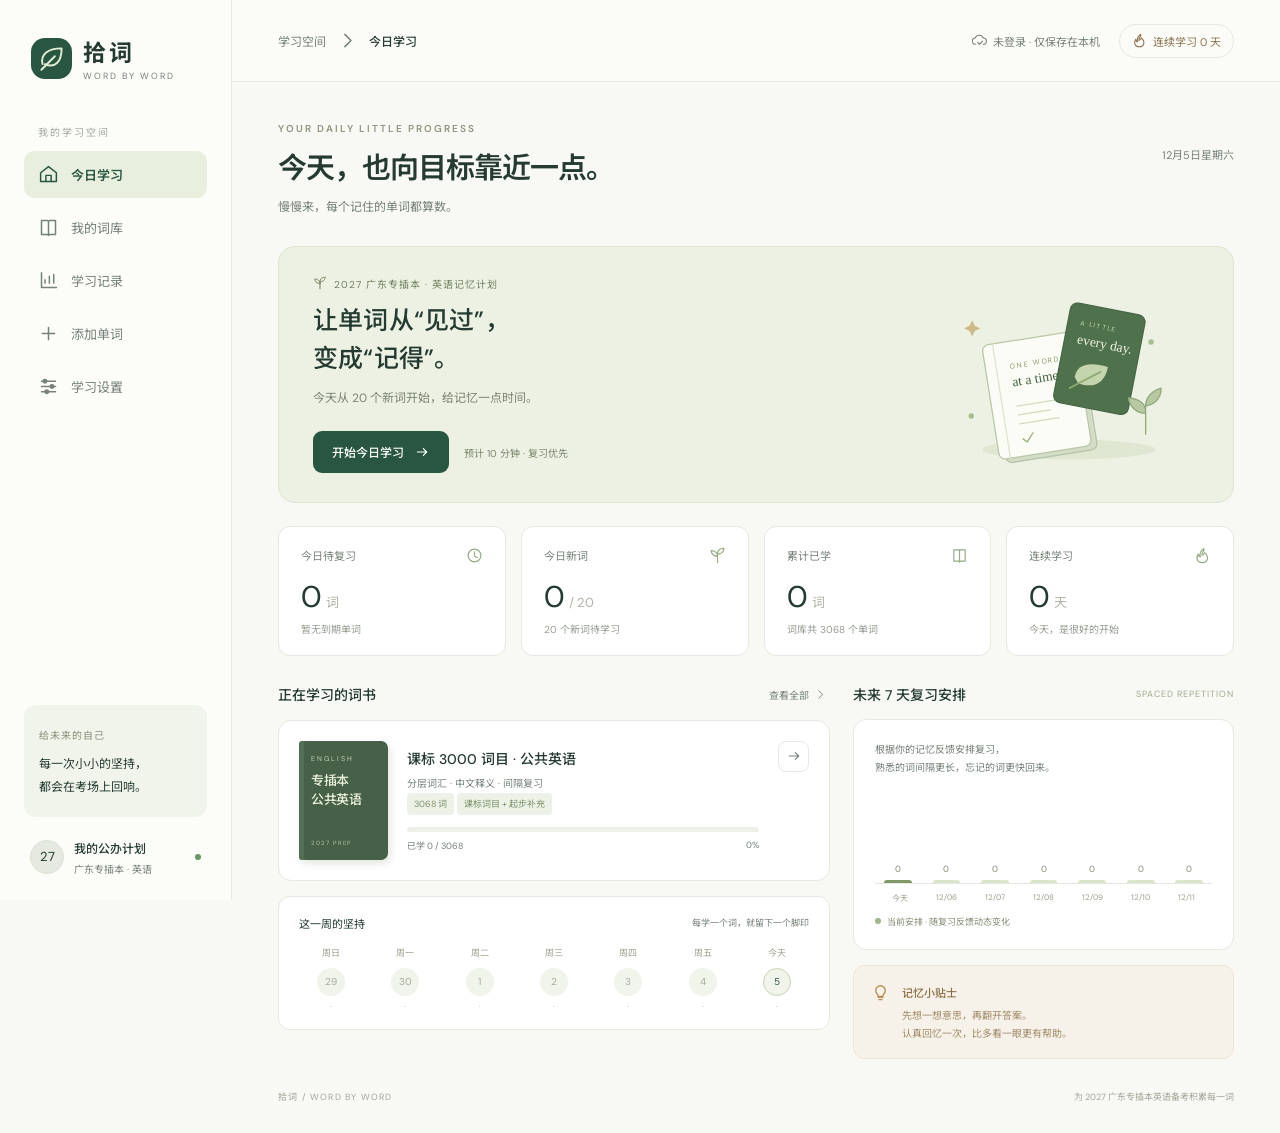
<file: index.html>
<!doctype html>
<html lang="zh-CN">
<head>
  <meta charset="UTF-8">
  <meta name="viewport" content="width=device-width, initial-scale=1">
  <meta name="theme-color" content="#224b3c">
  <meta name="description" content="拾词 · 广东专插本公共英语备考，覆盖课程标准3000词目，提供中文释义与间隔复习。">
  <title>拾词 · 每一天，记得更牢</title>
  <link rel="icon" href="./leaf.svg" type="image/svg+xml">
  <link rel="stylesheet" href="./styles.css?v=20261014-cloud">
</head>
<body>
  <div id="app"></div>
  <div id="toast" role="status" aria-live="polite"></div>
  <script defer src="./supabase.js?v=2.117.3"></script>
  <script type="module" src="./app.mjs?v=20261014-cloud"></script>
</body>
</html>
</file>
<file: styles.css>
@import url('https://fonts.googleapis.com/css2?family=DM+Sans:wght@400;500;600;700&family=Noto+Sans+SC:wght@400;500;600;700&display=swap');
:root{--paper:#f8f9f5;--white:#fff;--ink:#253b32;--muted:#768179;--green:#285641;--light:#edf2e8;--line:#e5e9e1;--orange:#c78643;--orange-light:#faf0e3;--red:#b75953;--shadow:0 10px 40px #283e3210;font-family:'DM Sans','Noto Sans SC',system-ui,sans-serif;color:var(--ink);background:var(--paper);font-synthesis:none}
*{box-sizing:border-box}body{margin:0}button,input,textarea,select{font:inherit}button,a,input,textarea,select{-webkit-tap-highlight-color:transparent}button{cursor:pointer}button:disabled{opacity:.5;cursor:not-allowed}button:focus-visible,a:focus-visible,input:focus-visible,textarea:focus-visible,select:focus-visible{outline:3px solid #8ba984;outline-offset:4px}button{border:0}a{color:inherit;text-decoration:none}svg{width:21px;height:21px;fill:none;stroke:currentColor;stroke-width:1.7;stroke-linecap:round;stroke-linejoin:round;flex-shrink:0}.app-shell{display:grid;grid-template-columns:232px 1fr;min-height:100vh}.sidebar{position:fixed;inset:0 auto 0 0;width:232px;padding:34px 24px 24px;border-right:1px solid var(--line);background:#fcfdf9;display:flex;flex-direction:column;z-index:20}.brand{display:flex;gap:11px;align-items:center;margin:0 7px 42px}.brand-mark{width:41px;height:41px;border-radius:14px;background:var(--green);display:grid;place-items:center;color:#e4ecd6}.brand-mark svg{width:27px;height:27px}.brand h1{font-size:23px;letter-spacing:3px;margin:0}.brand p{font-size:9px;letter-spacing:2px;color:var(--muted);margin:2px 0 0}.nav-label{font-size:10px;letter-spacing:2px;color:#a0a89f;margin:0 14px 12px}.nav-item{display:flex;align-items:center;gap:12px;width:100%;border-radius:10px;padding:13px 14px;background:none;color:var(--muted);text-align:left;font-size:13px;margin-bottom:6px}.nav-item.active{background:#e9efdf;color:var(--green);font-weight:600}.nav-item:hover{background:var(--light)}.nav-item .badge{margin-left:auto;background:white;border-radius:5px;min-width:22px;text-align:center;padding:1px 5px;font-size:11px}.sidebar-bottom{margin-top:auto}.sidebar-note{padding:18px 15px;background:#f1f4ea;border-radius:12px}.sidebar-note .tiny{color:#87907b;font-size:10px;letter-spacing:1px}.sidebar-note p{font-size:12px;line-height:1.9;margin:9px 0 0}.sidebar-user{display:flex;align-items:center;gap:10px;padding:20px 6px 0}.avatar{width:34px;height:34px;background:#e6e9df;border:1px solid #dce1d4;border-radius:50%;display:grid;place-items:center;font-size:13px}.sidebar-user strong{font-size:12px;font-weight:500}.sidebar-user p{font-size:10px;color:var(--muted);margin:3px 0 0}.sidebar-user .dot{margin-left:auto;width:6px;height:6px;border-radius:50%;background:#6b9566}.main{grid-column:2;min-width:0}.topbar{height:82px;border-bottom:1px solid var(--line);display:flex;justify-content:space-between;align-items:center;padding:0 46px;background:#fbfcf8}.crumb{font-size:12px;color:var(--muted);display:flex;gap:11px;align-items:center}.crumb strong{font-weight:500;color:var(--ink)}.top-right{display:flex;align-items:center;gap:19px;color:var(--muted);font-size:11px}.saved-status{display:flex;align-items:center;gap:6px}.saved-status svg{width:15px;height:15px}.top-right .pill{border:1px solid var(--line);border-radius:50px;padding:8px 12px;display:flex;align-items:center;gap:6px;color:#8c714e}.top-right .pill svg{width:15px;height:15px}.content{max-width:1190px;margin:auto;padding:40px 46px 28px}.greeting{display:flex;justify-content:space-between;align-items:flex-start;gap:20px;margin-bottom:27px}.eyebrow{font-size:10px;font-weight:600;letter-spacing:2px;color:#8c967f;margin-bottom:9px}.greeting h2,.page-head h2{margin:0;font-size:29px;letter-spacing:-1px;font-weight:600}.greeting p,.page-head p{font-size:12px;color:var(--muted);line-height:1.8;margin:10px 0 0}.greeting .date{font-size:11px;color:var(--muted);padding-top:24px;white-space:nowrap}.hero{position:relative;overflow:hidden;border:1px solid #dde5d2;border-radius:17px;background:#ecf1e3;display:flex;justify-content:space-between;align-items:center;min-height:226px;padding:29px 34px;margin-bottom:23px}.hero-copy{position:relative;z-index:1}.hero .hero-label{font-size:10px;color:#728160;letter-spacing:1px;display:flex;gap:7px;align-items:center}.hero-label svg{width:14px;height:14px}.hero h3{font-size:25px;line-height:1.55;margin:11px 0 9px;font-weight:500;letter-spacing:.2px}.hero p{font-size:12px;color:#7b856f;margin:0 0 21px;line-height:1.8}.btn{display:inline-flex;align-items:center;justify-content:center;gap:10px;border-radius:9px;padding:12px 19px;font-size:12px;font-weight:500;transition:background .15s,transform .15s}.btn:hover{transform:translateY(-1px)}.btn svg{width:16px;height:16px}.primary{background:var(--green);color:#fff}.primary:hover{background:#1d4231}.secondary{background:white;border:1px solid var(--line);color:var(--ink)}.quiet{background:none;color:var(--muted)}.hero-foot{display:inline-block;font-size:10px;color:#7b866b;margin-left:15px}.hero-art{width:258px;flex-shrink:0;align-self:stretch;display:grid;place-items:center;margin-right:12px}.hero-art svg{width:244px;height:195px;stroke-width:1.4}.stat-grid{display:grid;grid-template-columns:repeat(4,1fr);gap:15px;margin-bottom:28px}.stat{padding:20px 22px 19px;background:white;border:1px solid var(--line);border-radius:12px}.stat-head{display:flex;justify-content:space-between;align-items:center;color:var(--muted);font-size:11px}.stat-head svg{width:17px;height:17px;color:#9aab88}.stat-value{font-size:30px;line-height:1.3;margin:13px 0 5px;letter-spacing:-1px}.stat-value span{font-size:13px;color:#adb4a6;letter-spacing:0;margin-left:5px}.stat-foot{font-size:10px;color:#969d91}.stat-foot .green{color:#719260}.dashboard-bottom{display:grid;grid-template-columns:minmax(0,1.45fr) minmax(280px,1fr);gap:23px}.section-title{display:flex;justify-content:space-between;align-items:center;margin:0 0 15px}.section-title h3{font-size:14px;font-weight:500;margin:0}.section-title .small-link{font-size:10px;color:var(--muted);display:flex;align-items:center;gap:5px;background:none;padding:3px}.small-link svg{width:13px;height:13px}.section-title .label{font-size:9px;letter-spacing:1px;color:#9caa8a}.book-card{border:1px solid var(--line);border-radius:13px;background:white;padding:20px;display:flex;gap:19px;align-items:center}.book-cover{position:relative;flex-shrink:0;width:89px;height:119px;background:#466147;border-radius:3px 7px 7px 3px;box-shadow:3px 4px 7px #3c4c3320,inset 5px 0 #ffffff13;color:#eaf0db;padding:13px 12px;display:flex;flex-direction:column}.book-cover .book-kicker{font-size:7px;letter-spacing:2px;color:#c5d1b8}.book-cover strong{font-size:16px;line-height:1.5;margin-top:8px;font-weight:500;letter-spacing:1px}.book-cover small{font-size:8px;letter-spacing:2px;margin-top:auto;opacity:.7}.book-info{flex:1;min-width:0}.book-info h4{font-size:14px;font-weight:500;margin:0 0 7px}.book-info p{font-size:10px;color:var(--muted);margin:0 0 12px;line-height:1.8}.chip{display:inline-block;font-size:9px;border-radius:4px;padding:3px 7px;background:var(--light);color:#7e9268}.progress-track{height:5px;border-radius:4px;background:#edf0e8;overflow:hidden;margin:12px 0 7px}.progress-fill{height:100%;background:#819a60;transition:width .3s}.progress-caption{display:flex;justify-content:space-between;font-size:9px;color:var(--muted)}.book-card .arrow-btn{align-self:flex-start}.arrow-btn,.icon-btn{display:grid;place-items:center;width:31px;height:31px;border-radius:8px;border:1px solid var(--line);background:white;color:var(--muted)}.arrow-btn svg,.icon-btn svg{width:16px;height:16px}.week-card{margin-top:15px;background:white;border:1px solid var(--line);border-radius:12px;padding:18px 20px}.week-title{display:flex;justify-content:space-between;align-items:center;font-size:11px;margin-bottom:15px}.week-title small{font-size:9px;color:var(--muted)}.week-grid{display:grid;grid-template-columns:repeat(7,1fr);gap:10px;text-align:center}.week-day{font-size:9px;color:#9aa28f}.week-dot{width:28px;height:28px;margin:9px auto 5px;border-radius:50%;display:grid;place-items:center;background:#f1f4eb;color:#a2ab96;font-size:10px}.week-day.today .week-dot{border:1px solid #c6d4b5;color:var(--green)}.week-day.done .week-dot{background:#6c875a;color:white}.week-dot svg{width:12px;height:12px}.week-number{font-size:8px}.memory-card{background:white;border:1px solid var(--line);border-radius:13px;padding:21px 21px 16px;min-height:231px}.memory-card p{font-size:10px;color:var(--muted);line-height:1.8;margin:0 0 13px}.forecast-chart{height:94px;display:flex;align-items:flex-end;justify-content:space-around;gap:9px;padding:7px 3px 0;border-bottom:1px solid var(--line)}.bar-group{flex:1;display:flex;flex-direction:column;align-items:center;justify-content:flex-end;gap:5px;height:100%}.bar-number{font-size:9px;color:#81916d}.bar{width:70%;max-width:28px;min-height:3px;border-radius:4px 4px 0 0;background:#d9e4ca}.bar-group:first-child .bar{background:#819969}.forecast-labels{display:flex;justify-content:space-around;font-size:8px;color:#99a28e;padding:8px 3px 0}.legend{display:flex;align-items:center;gap:6px;font-size:9px;color:#859078;margin-top:12px}.legend i{width:6px;height:6px;border-radius:50%;background:#a0b687}.tip-card{display:flex;gap:12px;padding:15px 17px;background:#f7f2e9;border:1px solid #efe5d6;border-radius:11px;margin-top:15px}.tip-card svg{color:#b88c50;width:19px;height:19px;flex-shrink:0;margin-top:2px}.tip-card strong{font-size:11px;font-weight:500;color:#896d42}.tip-card p{font-size:10px;line-height:1.8;color:#a18c6a;margin:5px 0 0}.footer{display:flex;justify-content:space-between;margin-top:30px;font-size:9px;color:#a0a697;line-height:1.8}.footer .footer-logo{letter-spacing:1.2px}.page-head{margin-bottom:25px;display:flex;justify-content:space-between;align-items:center;gap:14px}.panel{background:white;border:1px solid var(--line);border-radius:14px;padding:25px}.toolbar{display:flex;gap:10px;margin-bottom:18px;flex-wrap:wrap;align-items:center}.search-wrap{display:flex;align-items:center;gap:10px;background:white;border:1px solid var(--line);padding:11px 14px;border-radius:9px;flex:1;min-width:180px}.search-wrap svg{width:17px;height:17px;color:var(--muted)}.search-wrap input{border:0;outline:none;min-width:0;width:100%;font-size:12px;background:none;color:var(--ink)}.select{border:1px solid var(--line);background:white;border-radius:9px;padding:10px 12px;font-size:11px;color:var(--ink)}.word-list{display:grid;gap:10px}.word-row{display:grid;grid-template-columns:1.1fr 1.3fr .6fr auto;gap:15px;align-items:center;padding:18px 20px;background:white;border:1px solid var(--line);border-radius:11px}.word-row strong{font-size:18px;font-weight:500;letter-spacing:-.3px}.word-row .pos{font-size:10px;color:var(--muted);margin-left:8px}.word-row .meaning{font-size:12px}.word-row small{display:block;color:var(--muted);font-size:10px;margin-top:5px}.row-actions{display:flex;gap:8px}.row-actions .icon-btn.favorite{color:var(--orange);background:var(--orange-light);border-color:#eddbbd}.state-chip{font-size:10px;padding:4px 9px;border-radius:5px;width:fit-content;background:#f0f3ed;color:#839076}.state-chip.due{color:#b47b3f;background:#fbf0df}.state-chip.mastered{color:var(--green);background:#e9f0e2}.word-count{font-size:11px;color:var(--muted);margin:0 0 12px}.pagination{display:flex;justify-content:center;align-items:center;gap:18px;margin:20px 0;color:var(--muted);font-size:11px}.empty{text-align:center;padding:45px 20px;color:var(--muted);font-size:13px;line-height:1.9}.empty svg{width:45px;height:45px;margin-bottom:15px;color:#a7b69b}.empty h3{font-size:18px;color:var(--ink);font-weight:500;margin:8px 0}.session-header{display:flex;justify-content:space-between;align-items:center;gap:20px;margin-bottom:24px}.session-progress{flex:1;max-width:380px}.session-progress .progress-caption{font-size:10px}.session-progress .progress-track{height:4px}.session-header .btn{padding:9px 12px}.study-layout{max-width:700px;margin:0 auto}.study-card{position:relative;padding:37px 42px 31px;min-height:376px;border:1px solid var(--line);background:white;box-shadow:var(--shadow);border-radius:20px;text-align:center}.study-top{display:flex;align-items:center;justify-content:space-between;font-size:10px;color:var(--muted)}.study-top .word-status{padding:5px 8px;background:var(--light);color:#819168;border-radius:5px}.study-term{font-size:49px;font-weight:500;letter-spacing:-1.5px;margin:37px 0 8px;overflow-wrap:anywhere}.pronunciation{display:flex;justify-content:center;align-items:center;gap:9px;color:var(--muted);font-size:12px}.audio-btn{display:inline-flex;align-items:center;gap:5px;border:0;background:#f3f5ee;color:#71835e;border-radius:30px;padding:6px 11px;font-size:10px}.audio-btn svg{width:14px;height:14px}.reveal-hint{font-size:12px;color:#a0a694;margin:28px 0 19px;line-height:1.8}.reveal-btn{width:220px;padding:14px;max-width:100%;margin-bottom:3px}.meaning-block{animation:appear .2s ease-out;margin-top:23px;border-top:1px solid var(--line);padding-top:21px}.meaning-block .meaning{font-size:22px;line-height:1.5;margin-bottom:18px}.meaning-block .meaning .pos{font-size:12px;color:var(--muted);margin-right:10px}.example{background:#f7f8f3;text-align:left;border-radius:10px;padding:17px 19px;font-size:13px;line-height:1.9}.example p{margin:0}.example .translation{font-size:11px;color:var(--muted);margin-top:4px}.word-tip{text-align:left;font-size:11px;line-height:1.8;color:#8c7857;background:#faf6ed;border-radius:8px;padding:12px 15px;margin-top:12px}.word-tip svg{width:13px;height:13px;vertical-align:middle;margin-right:5px}.grade-heading{text-align:center;color:var(--muted);font-size:11px;margin:25px 0 13px}.grades{display:grid;grid-template-columns:repeat(3,1fr);gap:13px}.grade-btn{border:1px solid var(--line);border-radius:12px;padding:17px 10px 13px;display:flex;flex-direction:column;align-items:center;gap:8px;background:white;color:var(--ink)}.grade-btn svg{width:20px;height:20px}.grade-btn strong{font-size:14px;font-weight:500}.grade-btn small{font-size:10px;opacity:.65}.grade-btn.again{border-color:#efdcd7;color:var(--red);background:#fcf7f5}.grade-btn.hard{border-color:#efdfc5;color:#b68440;background:#fdfaf3}.grade-btn.good{border-color:#d9e5cd;color:var(--green);background:#f1f6eb}.grade-btn:hover{filter:brightness(.97)}.keyboard-hint{text-align:center;color:#9ba393;font-size:9px;margin:20px 0}.kbd{display:inline-block;border:1px solid #dbe0d3;border-radius:4px;padding:1px 5px;margin:0 3px;font-size:9px;background:#fcfdf9}.study-mode{display:flex;justify-content:center;gap:5px;margin-bottom:23px}.study-mode button{font-size:10px;color:var(--muted);background:none;padding:8px 13px;border-radius:6px}.study-mode button.active{background:#e9eedf;color:var(--green)}.spell-input{margin:25px auto 8px;width:100%;max-width:360px;border:1px solid #d4dfc7;background:#fafcf6;border-radius:10px;text-align:center;padding:14px;color:var(--ink);font-size:20px;letter-spacing:1px}.spell-result{font-size:11px;margin:14px 0;color:var(--muted)}.summary-card{text-align:center;padding:45px 30px;background:white;border:1px solid var(--line);border-radius:18px}.summary-icon{width:62px;height:62px;display:grid;place-items:center;margin:0 auto 20px;background:var(--light);border-radius:50%;color:var(--green)}.summary-icon svg{width:32px;height:32px}.summary-card h3{font-size:25px;font-weight:500;margin:0 0 10px}.summary-card p{color:var(--muted);font-size:12px;line-height:1.9}.summary-metrics{display:flex;justify-content:center;gap:45px;margin:30px 0}.summary-metrics strong{font-size:27px;font-weight:500}.summary-metrics small{display:block;font-size:10px;color:var(--muted);margin-top:7px}.summary-actions{display:flex;justify-content:center;gap:10px}.two-columns{display:grid;grid-template-columns:1fr 1fr;gap:20px}.panel h3{font-size:15px;font-weight:500;margin:0 0 8px}.panel .desc{font-size:11px;line-height:1.9;color:var(--muted);margin:0 0 20px}.field{margin-bottom:17px}.field label{display:block;font-size:11px;margin-bottom:8px}.field input,.field textarea,.field select{width:100%;padding:11px 13px;border:1px solid var(--line);border-radius:8px;color:var(--ink);background:#fcfdf9;font-size:12px}.field textarea{min-height:150px;resize:vertical;line-height:1.9}.field .help{font-size:10px;line-height:1.8;color:var(--muted);margin-top:7px}.setting-row{display:flex;justify-content:space-between;gap:16px;align-items:center;padding:18px 0;border-bottom:1px solid var(--line)}.setting-row:last-child{border-bottom:0}.setting-row strong{font-size:12px;font-weight:500}.setting-row p{font-size:10px;color:var(--muted);line-height:1.8;margin:7px 0 0}.setting-row input[type=number]{width:75px;border:1px solid var(--line);padding:10px;border-radius:8px;font-size:14px;color:var(--green);background:var(--paper)}.toggle{width:38px;height:22px;appearance:none;background:#dce2d5;border-radius:20px;cursor:pointer;position:relative;flex-shrink:0}.toggle:after{content:'';position:absolute;top:3px;left:3px;width:16px;height:16px;border-radius:50%;background:white;transition:left .15s}.toggle:checked{background:var(--green)}.toggle:checked:after{left:19px}.backup-buttons{display:flex;gap:9px;flex-wrap:wrap;margin:15px 0}.disclaimer{border-left:2px solid #bacbaa;padding:3px 0 3px 15px;margin:25px 0 0;color:var(--muted);font-size:11px;line-height:2}.info-steps{display:grid;gap:12px;margin-top:19px}.info-step{display:flex;gap:13px;font-size:11px;color:var(--muted);line-height:1.9}.info-step .step-num{width:23px;height:23px;border-radius:50%;background:var(--light);color:var(--green);display:grid;place-items:center;flex-shrink:0;font-size:10px}.info-step strong{display:block;color:var(--ink);font-weight:500;margin-bottom:3px}.history-grid{display:grid;grid-template-columns:repeat(14,1fr);gap:5px;margin:20px 0 12px}.history-cell{aspect-ratio:1;border-radius:5px;background:#f0f3e9}.history-cell.l1{background:#dbe5cb}.history-cell.l2{background:#a9be90}.history-cell.l3{background:#789966}.history-cell.l4{background:#406742}.history-legend{display:flex;align-items:center;justify-content:flex-end;gap:5px;font-size:9px;color:var(--muted)}.history-legend i{width:10px;height:10px;border-radius:2px}.memory-map{display:flex;gap:4px;align-items:center;margin-top:24px;flex-wrap:wrap}.memory-map span{padding:9px 11px;border-radius:7px;background:var(--light);font-size:10px;color:#728b57}.memory-map svg{width:13px;height:13px;color:#b9c4a8}.modal-backdrop{position:fixed;inset:0;z-index:50;background:#243d3266;display:flex;justify-content:center;align-items:center;padding:24px;backdrop-filter:blur(3px)}.modal{position:relative;width:100%;max-width:550px;background:white;border:1px solid var(--line);border-radius:19px;padding:29px;max-height:85vh;overflow:auto;box-shadow:0 25px 80px #112c3330}.modal-head{display:flex;justify-content:space-between;align-items:center;margin-bottom:20px}.modal-head h3{font-size:18px;font-weight:500;margin:0}.modal .study-term{font-size:35px;text-align:center;margin:20px 0}.modal .meaning-block .meaning{text-align:center;font-size:19px}.modal .btn{margin-top:18px}#toast{position:fixed;bottom:28px;left:50%;transform:translate(-50%,18px);z-index:100;background:#284b3e;color:white;box-shadow:0 5px 25px #243e3226;padding:12px 22px;font-size:12px;border-radius:9px;opacity:0;pointer-events:none;transition:opacity .2s,transform .2s;max-width:90vw;line-height:1.7}#toast.visible{opacity:1;transform:translate(-50%,0)}.mobile-brand{display:none}.file-drop{border:1px dashed #c9d4bd;border-radius:10px;padding:20px;text-align:center;color:var(--muted);font-size:11px;background:#fafcf6;cursor:pointer;margin:15px 0}.file-drop svg{display:block;margin:0 auto 8px;color:#96a77e}.file-drop small{display:block;margin-top:7px;font-size:9px;color:#a0a98f}.import-message{font-size:11px;line-height:1.8;padding:10px 0;color:var(--green)}.word-status span{margin-left:5px}button .sr-only,.sr-only{position:absolute;width:1px;height:1px;padding:0;margin:-1px;overflow:hidden;clip:rect(0,0,0,0);white-space:nowrap;border:0}@keyframes appear{from{opacity:0;transform:translateY(4px)}to{opacity:1;transform:translateY(0)}}
@media(min-width:1500px){.content{padding-top:49px}.hero{min-height:248px}.hero-art{margin-right:40px}.stat{padding:23px}.dashboard-bottom{gap:27px}.memory-card{min-height:245px}.forecast-chart{height:110px}}
@media(max-width:1150px){.sidebar{width:195px;padding:28px 18px}.app-shell{grid-template-columns:195px 1fr}.topbar{padding:0 30px}.content{padding:32px 30px}.hero{padding:27px}.hero-art{width:205px;margin-right:0}.hero-art svg{width:200px}.dashboard-bottom{grid-template-columns:1.15fr 1fr;gap:18px}.book-card{padding:16px;gap:14px}.book-cover{width:75px;height:109px}.book-cover strong{font-size:14px}.stat{padding:18px 16px}.hero-foot{display:none}}
@media(max-width:900px){.sidebar{width:78px;padding:25px 13px}.app-shell{grid-template-columns:78px 1fr}.brand{margin:0 5px 36px}.brand h1,.brand p,.nav-label,.nav-item .nav-text,.nav-item .badge,.sidebar-note,.sidebar-user{display:none}.brand-mark{width:38px;height:38px;border-radius:12px}.nav-item{justify-content:center;padding:14px 0}.topbar{height:68px}.hero-art{width:155px}.hero-art svg{width:175px}.hero h3{font-size:23px}.dashboard-bottom{grid-template-columns:1fr}.right-column{display:grid;grid-template-columns:1fr 1fr;gap:16px}.right-column .section-title{grid-column:1/-1;margin-bottom:0}.right-column .tip-card{margin-top:0;align-self:start}.memory-card{min-height:200px}.stat-grid{gap:10px}.two-columns{grid-template-columns:1fr}.word-row{grid-template-columns:1fr 1fr auto}.word-row .state-chip{display:none}}
@media(max-width:620px){.app-shell{display:block}.sidebar{inset:auto 0 0 0;width:100%;height:67px;display:flex;flex-direction:row;justify-content:space-around;padding:7px 6px;background:#fcfdf9fa;border-top:1px solid var(--line);border-right:0;backdrop-filter:blur(12px)}.sidebar .brand,.sidebar-bottom,.nav-label{display:none}.sidebar nav{display:flex;width:100%;justify-content:space-around}.nav-item{flex-direction:column;gap:5px;padding:7px 5px;margin:0;width:19%;font-size:9px;border-radius:9px}.nav-item .nav-text{display:block}.nav-item svg{width:19px;height:19px}.main{padding-bottom:70px}.topbar{padding:0 21px;height:63px}.crumb{display:none}.mobile-brand{display:flex;gap:8px;align-items:center;font-weight:600;font-size:18px;letter-spacing:2px}.mobile-brand svg{color:var(--green);width:23px;height:23px}.top-right{gap:10px}.top-right .saved-status{font-size:9px}.top-right .pill{display:none}.content{padding:25px 19px 20px}.greeting{margin-bottom:22px}.greeting h2,.page-head h2{font-size:25px}.greeting p{font-size:11px;max-width:220px}.greeting .date{font-size:9px;max-width:75px;line-height:1.9;padding-top:8px}.hero{padding:24px 22px;min-height:242px;align-items:flex-start}.hero h3{font-size:23px;max-width:230px;margin-top:14px}.hero p{font-size:11px;max-width:195px;margin-bottom:20px}.hero-art{position:absolute;width:130px;height:155px;right:-18px;bottom:-10px;opacity:.5}.hero-art svg{width:155px;height:155px}.hero-copy{max-width:95%}.hero-foot{display:none}.stat-grid{grid-template-columns:repeat(2,1fr);gap:11px;margin-bottom:25px}.stat{padding:16px 18px}.stat-value{font-size:29px;margin:9px 0 5px}.stat-head{font-size:10px}.stat-foot{font-size:9px}.dashboard-bottom{gap:25px}.book-card{padding:18px;gap:16px}.book-cover{width:78px;height:109px}.right-column{display:block}.right-column .section-title{margin-bottom:15px}.right-column .tip-card{margin-top:13px}.memory-card{min-height:205px}.forecast-chart{height:100px}.week-grid{gap:5px}.footer{gap:18px;font-size:8px;margin-top:24px}.footer span:last-child{max-width:160px;text-align:right}.page-head{align-items:flex-start}.page-head .btn{font-size:10px;padding:10px;white-space:nowrap;margin-top:5px}.word-row{padding:16px 14px;gap:8px;grid-template-columns:1fr auto}.word-row strong{font-size:18px}.word-row .meaning{grid-column:1;grid-row:2;margin-top:1px}.word-row .row-actions{grid-column:2;grid-row:1/3}.word-row .pos{margin-left:5px}.word-row small{display:none}.toolbar{gap:8px}.search-wrap{flex-basis:100%}.select{flex:1;font-size:10px}.study-card{padding:24px 22px;min-height:357px;border-radius:15px}.study-term{font-size:39px;margin-top:39px;letter-spacing:-.8px}.study-top{font-size:9px}.meaning-block .meaning{font-size:20px}.example{font-size:12px;padding:14px}.grades{gap:9px}.grade-btn{padding:15px 6px 12px}.grade-btn strong{font-size:13px}.grade-btn small{font-size:9px}.keyboard-hint{display:none}.session-header{gap:13px}.session-header .btn{font-size:10px}.session-progress .progress-caption{font-size:9px}.study-mode{margin-bottom:18px}.panel{padding:22px 19px}.history-grid{gap:4px}.summary-metrics{gap:30px}.modal-backdrop{padding:17px}.modal{padding:24px 20px}.summary-actions{flex-wrap:wrap}.footer-logo{white-space:nowrap}}
.book-cover strong{font-size:13px;letter-spacing:-.3px;white-space:nowrap}.book-cover small{font-size:6px;letter-spacing:1px;white-space:nowrap}
@media(max-width:620px){.greeting{display:block;position:relative}.greeting .date{position:absolute;bottom:2px;right:0;max-width:none;padding:0;font-size:8px}.greeting h2{font-size:23px}}
.example-audio{display:grid;grid-template-columns:minmax(0,1fr) 20px;gap:8px 12px;width:100%;padding:0;background:none;color:inherit;text-align:left;line-height:1.9;overflow-wrap:anywhere}.example-audio span{font-family:Georgia,serif}.example-audio svg{width:19px;height:19px;color:var(--green);margin-top:3px}.example-audio small{grid-column:1/-1;color:var(--muted);font-size:10px}.example-audio:hover span{text-decoration:underline;text-decoration-color:#a7b99c;text-underline-offset:4px}.grade-btn.selected{outline:2px solid var(--green);outline-offset:2px;box-shadow:0 3px 12px #244b3c12}.answer-confirm{text-align:center;margin:20px 0 0}.answer-confirm p{font-size:11px;color:var(--muted);line-height:1.8}.answer-confirm .btn{min-height:44px;width:100%}.study-card .reveal-hint{line-height:1.9}.study-card .reveal-btn.quiet{border:1px solid var(--line);font-size:11px}.grade-btn{min-height:86px}.study-term{overflow-wrap:anywhere}
@media(max-width:620px){.study-card:has(.reveal-hint){min-height:295px}.study-card:has(.reveal-hint) .study-term{margin-top:26px}.example-audio{font-size:14px}.grade-btn{min-height:86px}.answer-confirm .btn{font-size:13px}}
.saved-status{background:transparent;padding:5px 0;color:var(--muted);font-size:inherit;text-align:left;max-width:290px}.saved-status span{overflow-wrap:anywhere}.cloud-panel{margin-bottom:22px}.cloud-title{display:flex;align-items:center;gap:10px;color:var(--green)}.cloud-title h3{margin:0}.cloud-title svg{width:22px;height:22px}.cloud-panel .desc{margin-top:12px}.cloud-status{border-radius:9px;padding:12px 14px;background:var(--light);color:var(--green);font-size:12px;line-height:1.9;overflow-wrap:anywhere}.cloud-fields{display:grid;grid-template-columns:1fr 1fr;gap:16px}.cloud-account strong{font-size:13px;overflow-wrap:anywhere}.cloud-privacy{font-size:11px;color:var(--muted);line-height:1.9;margin-top:15px}.cloud-privacy summary{cursor:pointer;color:var(--green)}.cloud-privacy p{max-width:750px}.cloud-panel .field input{min-height:44px}.cloud-panel .btn{min-height:44px}
@media(max-width:620px){.cloud-fields{grid-template-columns:1fr;gap:0}.cloud-panel .backup-buttons .btn{flex:1;white-space:nowrap;font-size:12px;padding:12px 10px}.top-right .saved-status{max-width:170px;font-size:9px;line-height:1.5}.cloud-panel input{font-size:16px!important}.cloud-title h3{font-size:16px}}
@media(prefers-reduced-motion:reduce){*,*:before,*:after{animation:none!important;transition:none!important;scroll-behavior:auto!important}}
:root{--vocabulary-version:20261014}
.vocabulary-source{margin:18px 0 24px;padding:15px 18px;background:#f1f5ea;border:1px solid #dce6d0;border-radius:14px;color:var(--muted);font-size:12px;line-height:1.85}
.vocabulary-source summary{color:var(--green);font-weight:600;cursor:pointer}
.vocabulary-source p{margin:12px 0 0}
.source-links{display:flex;flex-wrap:wrap;gap:10px 18px;margin-top:12px}
.source-links a{color:var(--green);text-underline-offset:3px}
.meaning-source{font-size:11px;color:var(--muted);margin:16px 0 0;line-height:1.7}
</file>
